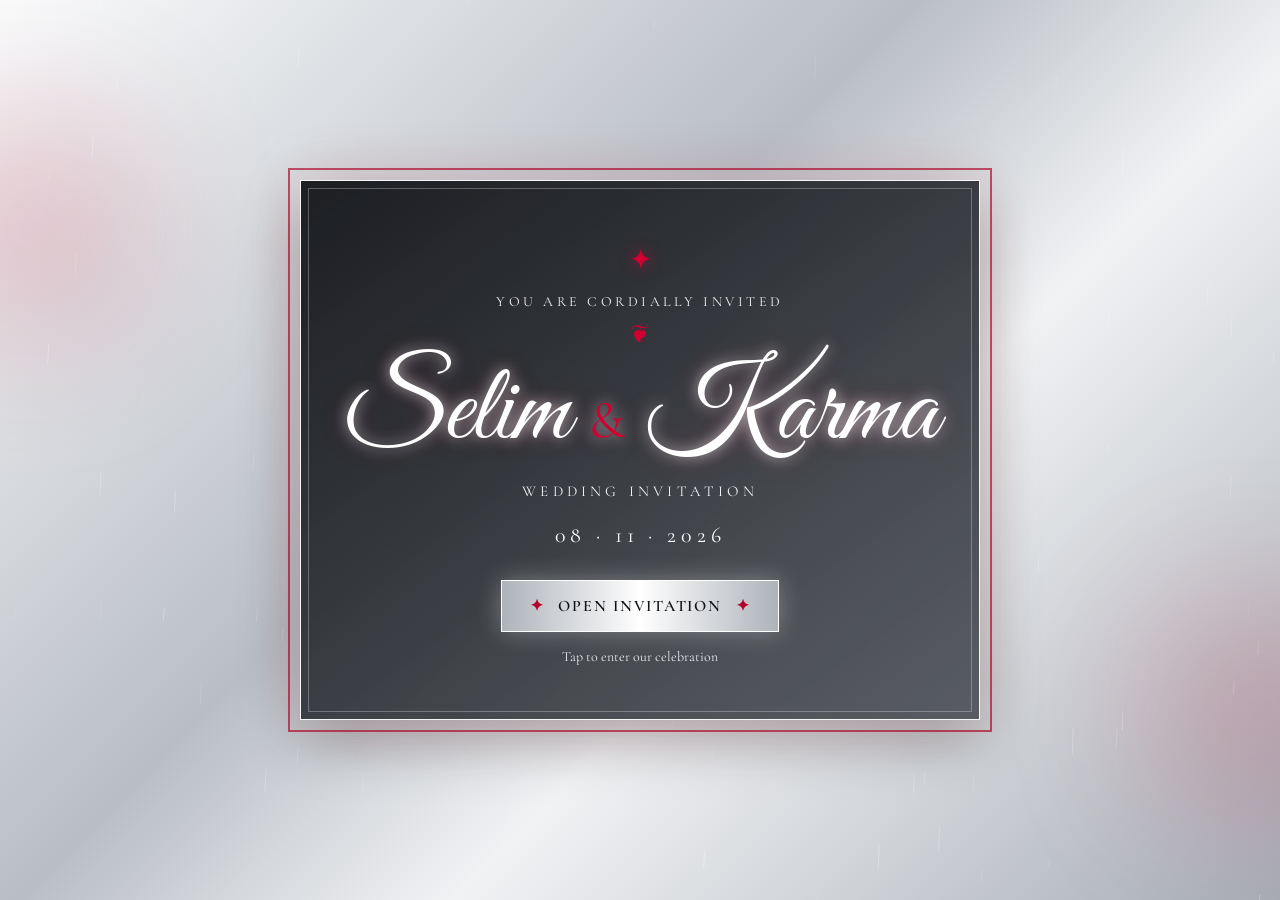
<file: index.html>
<!doctype html><html lang="en"><head><meta charset="utf-8"><meta name="viewport" content="width=device-width,initial-scale=1"><meta name="theme-color" content="#070707"><meta name="description" content="Wedding invitation of Selim El Seiofy & Karma Nader"><title>Selim & Karma | Open Invitation</title><link rel="stylesheet" href="style.css"></head><body class="opening-page"><canvas id="glitter"></canvas><div class="red-glow glow-a"></div><div class="red-glow glow-b"></div><div class="petals" id="petals"></div><main class="opening"><div class="silver-frame"><div class="opening-ornament">✦</div><p class="mini">YOU ARE CORDIALLY INVITED</p><div class="rose-line">❦</div><h1>Selim <i>&amp;</i> Karma</h1><p class="opening-sub">WEDDING INVITATION</p><div class="date-line">08 · 11 · 2026</div><a class="open-btn" id="openInvitation" href="invitation.html"><span class="spark">✦</span> OPEN INVITATION <span class="spark">✦</span></a><p class="hint">Tap to enter our celebration</p></div></main><audio id="bgMusic" src="music.mp3" preload="auto" loop></audio><script src="script.js"></script><script>
const c=document.getElementById('glitter');
if(c){const x=c.getContext('2d');let d=[];function rs(){c.width=innerWidth*devicePixelRatio;c.height=innerHeight*devicePixelRatio;x.setTransform(devicePixelRatio,0,0,devicePixelRatio,0,0)}function init(){d=Array.from({length:85},()=>({x:Math.random()*innerWidth,y:Math.random()*innerHeight,l:Math.random()*18+8,v:Math.random()*2.8+1.5,a:Math.random()*.55+.25}))}function rain(){x.clearRect(0,0,innerWidth,innerHeight);d.forEach(p=>{x.strokeStyle=`rgba(255,255,255,${p.a})`;x.lineWidth=1;x.beginPath();x.moveTo(p.x,p.y);x.lineTo(p.x-1,p.y+p.l);x.stroke();p.y+=p.v;if(p.y>innerHeight+20){p.y=-20;p.x=Math.random()*innerWidth}});requestAnimationFrame(rain)}rs();init();rain();addEventListener('resize',()=>{rs();init()})}
</script>
</body></html>
</file>
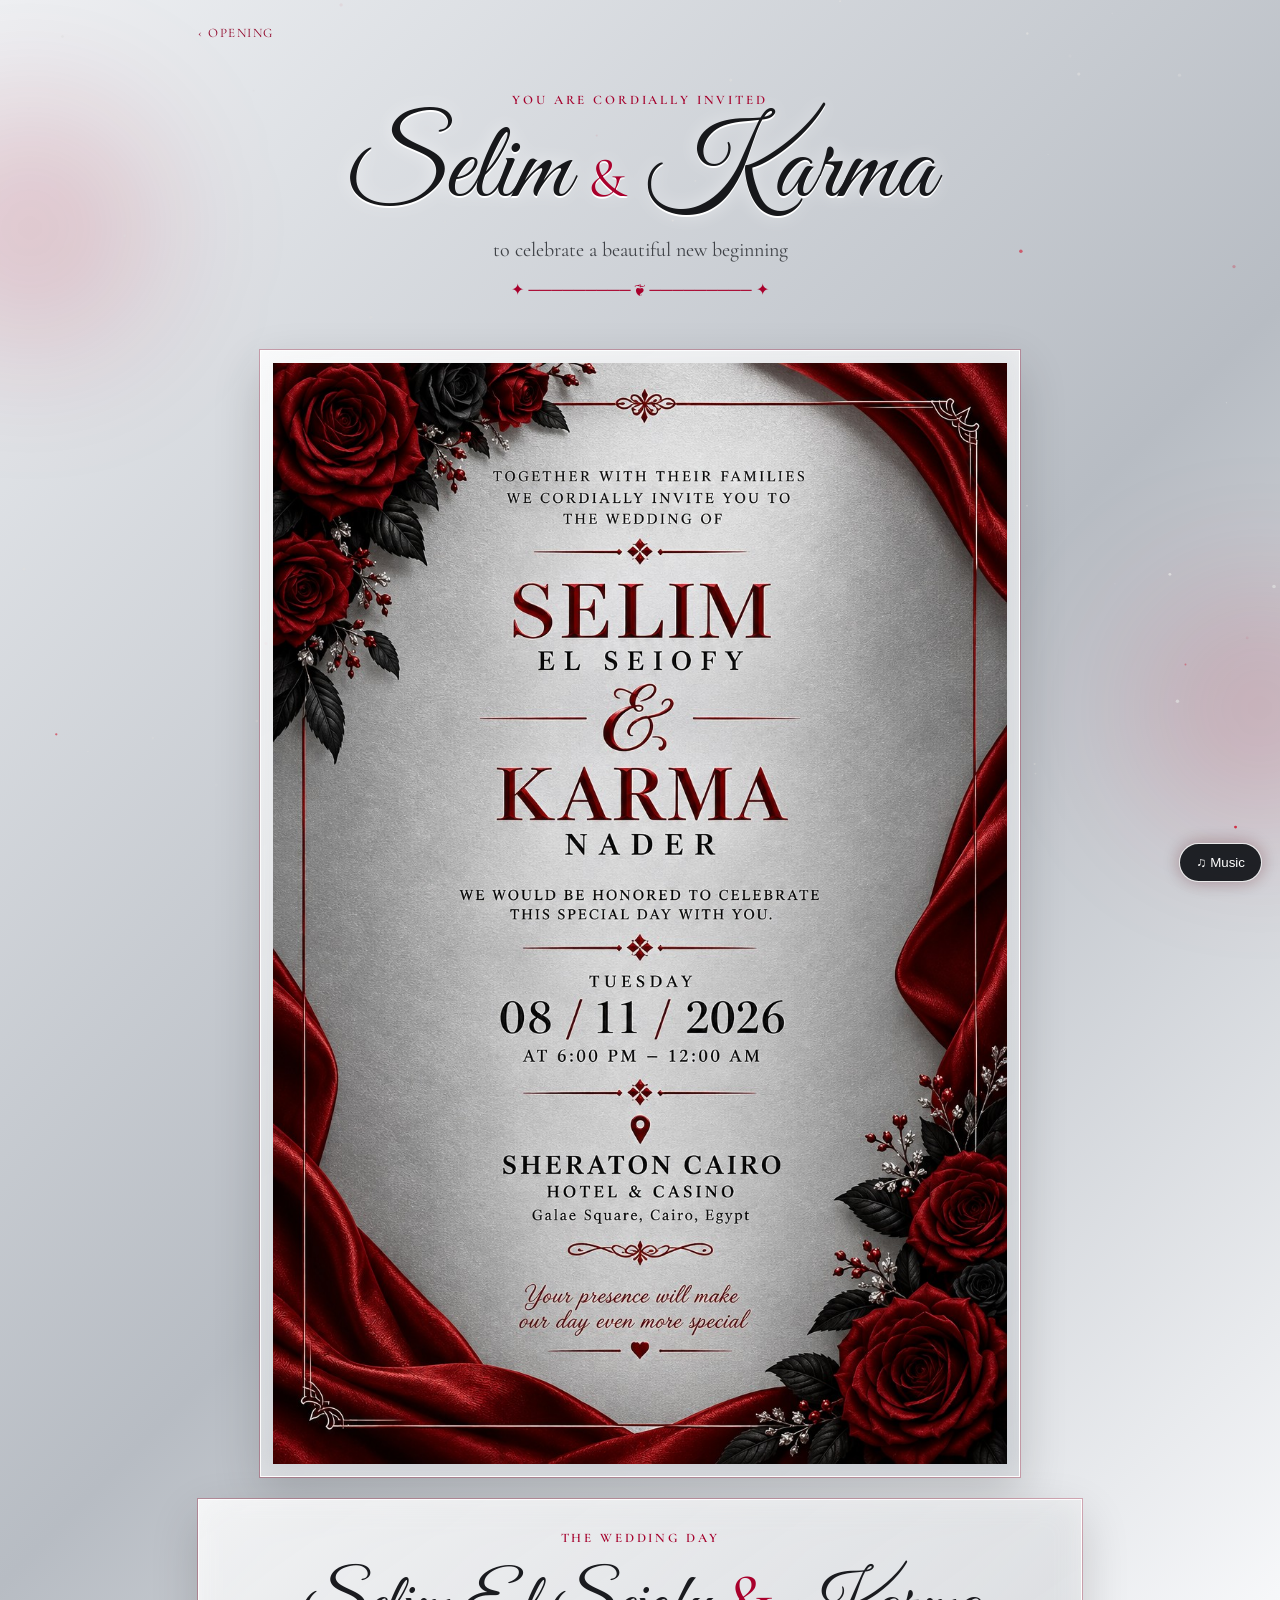
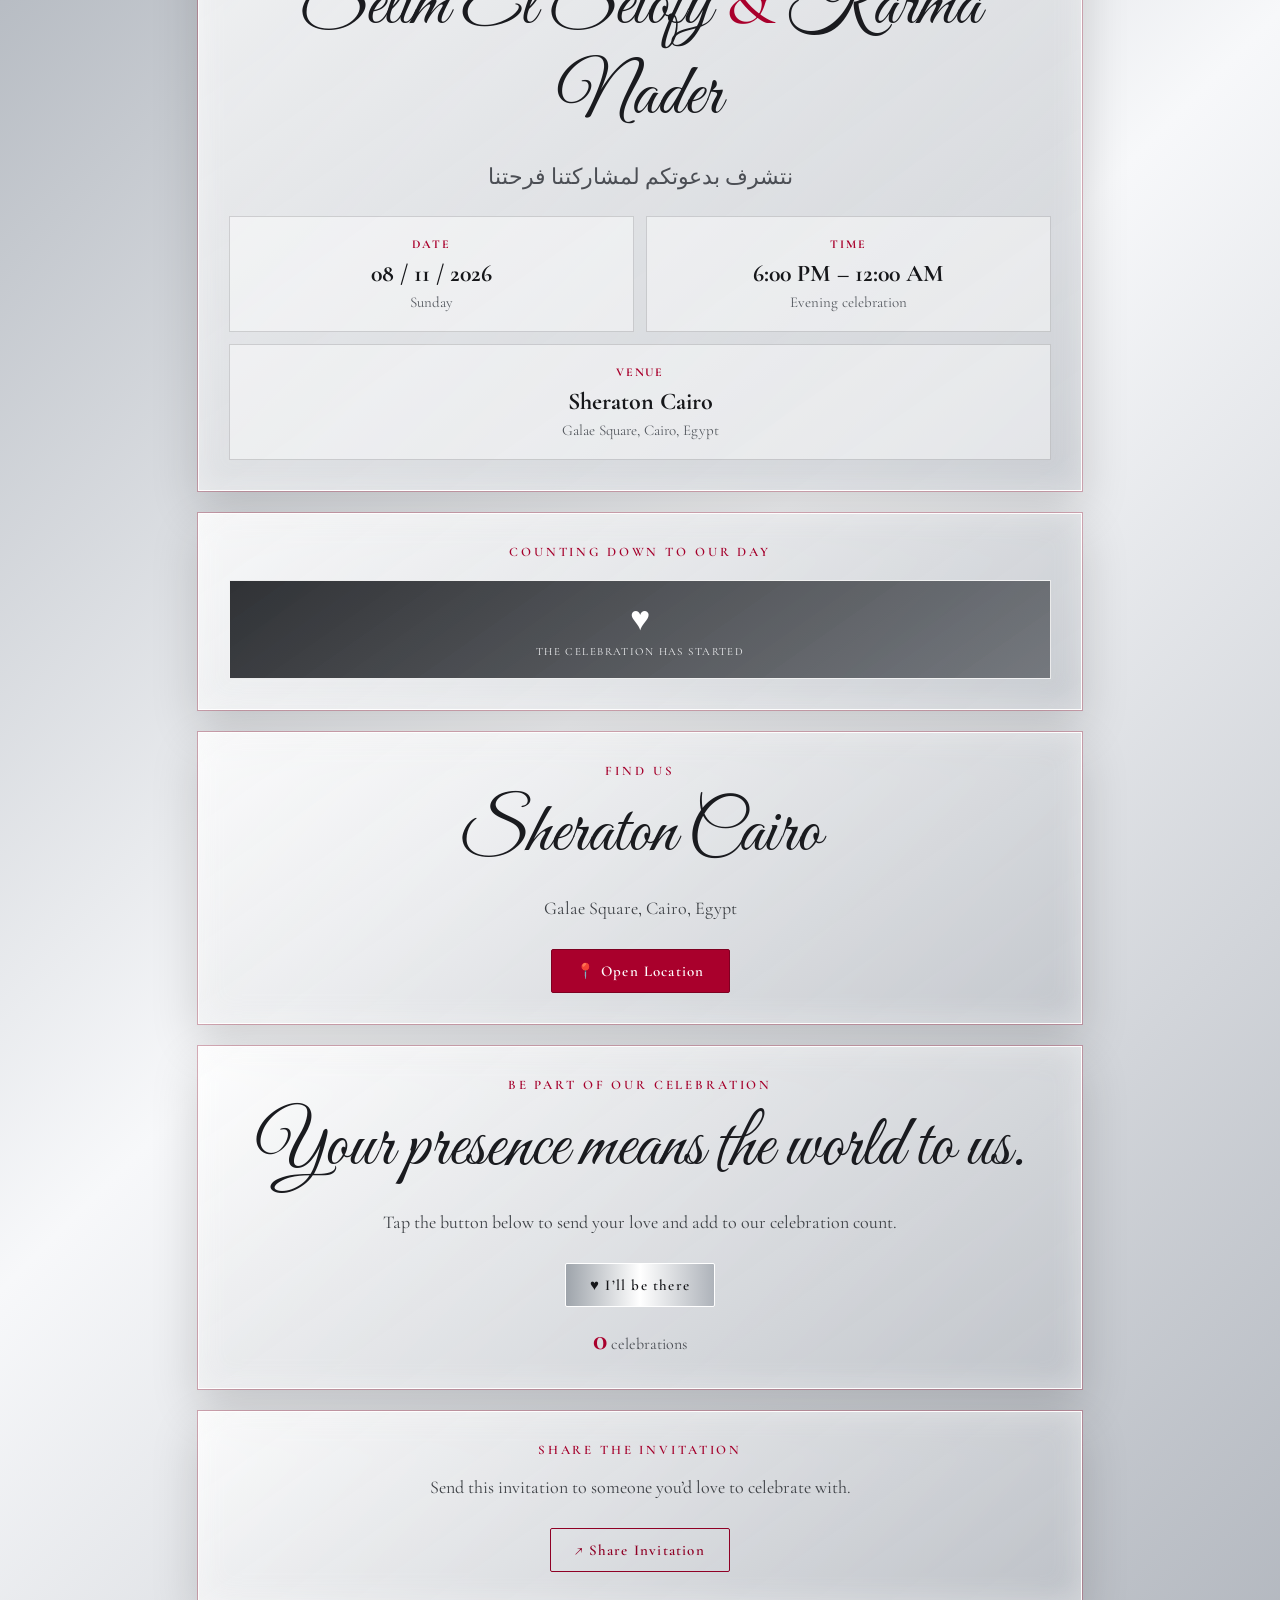
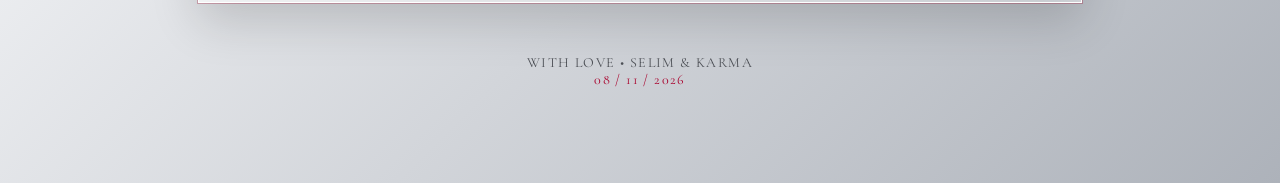
<file: invitation.html>
<!doctype html><html lang="en"><head><meta charset="utf-8"><meta name="viewport" content="width=device-width,initial-scale=1"><meta name="theme-color" content="#070707"><meta name="description" content="Wedding invitation of Selim El Seiofy & Karma Nader"><title>Selim & Karma | Wedding Invitation</title><link rel="stylesheet" href="style.css"></head><body class="invitation-page"><canvas id="glitter"></canvas><div class="glow glow-a"></div><div class="glow glow-b"></div><div class="petals" id="petals"></div><button class="music-toggle" id="musicToggle" aria-label="Play music">♫ <span>Music</span></button><audio id="bgMusic" src="music.mp3" preload="auto" loop></audio><main class="wrap"><div class="back"><a href="index.html">‹ OPENING</a></div><header class="hero reveal"><div class="eyebrow">YOU ARE CORDIALLY INVITED</div><h1>Selim <span>&amp;</span> Karma</h1><p>to celebrate a beautiful new beginning</p><div class="ornament">✦ ───────── ❦ ───────── ✦</div></header><section class="card invite-card reveal"><img class="invite" src="invitation.jpg" alt="Selim and Karma wedding invitation"></section><section class="card details reveal"><div class="section-kicker">THE WEDDING DAY</div><h2>Selim El Seiofy <span>&amp;</span> Karma Nader</h2><p class="arabic" dir="rtl">نتشرف بدعوتكم لمشاركتنا فرحتنا</p><div class="detail-grid"><div class="detail"><b>DATE</b><strong>08 / 11 / 2026</strong><small>Sunday</small></div><div class="detail"><b>TIME</b><strong>6:00 PM – 12:00 AM</strong><small>Evening celebration</small></div><div class="detail full"><b>VENUE</b><strong>Sheraton Cairo</strong><small>Galae Square, Cairo, Egypt</small></div></div></section><section class="card countdown-card reveal"><div class="section-kicker">COUNTING DOWN TO OUR DAY</div><div id="countdown" class="countdown"><span>Loading…</span></div></section><section class="card location reveal"><div class="section-kicker">FIND US</div><h2>Sheraton Cairo</h2><p>Galae Square, Cairo, Egypt</p><a class="btn red" href="https://www.google.com/maps/search/?api=1&query=Sheraton+Cairo" target="_blank" rel="noopener">📍 Open Location</a></section><section class="card celebrate reveal"><div class="section-kicker">BE PART OF OUR CELEBRATION</div><h2>Your presence means the world to us.</h2><p>Tap the button below to send your love and add to our celebration count.</p><button class="btn silver" id="celebrate">♥ I’ll be there</button><div class="count"><strong id="total">0</strong> celebrations</div></section><section class="card share reveal"><div class="section-kicker">SHARE THE INVITATION</div><p>Send this invitation to someone you’d love to celebrate with.</p><button class="btn outline" id="share">↗ Share Invitation</button></section><footer>WITH LOVE • SELIM &amp; KARMA<br><span>08 / 11 / 2026</span></footer></main><script src="script.js"></script></body></html>
</file>
<file: style.css>
@import url('https://fonts.googleapis.com/css2?family=Cormorant+Garamond:wght@400;500;600;700&family=Great+Vibes&display=swap');

*{box-sizing:border-box}
html{scroll-behavior:smooth}
body{margin:0;min-height:100vh;overflow-x:hidden;text-align:center;color:#17181b;font-family:'Cormorant Garamond',Georgia,serif;background:linear-gradient(135deg,#f7f8fa 0%,#c5c9cf 38%,#eceef1 58%,#aeb3ba 100%)}
body:before{content:'';position:fixed;inset:0;pointer-events:none;z-index:0;opacity:.35;background-image:radial-gradient(rgba(255,255,255,.95) .6px,transparent .7px);background-size:8px 8px}
#glitter{position:fixed;inset:0;width:100%;height:100%;pointer-events:none;z-index:1}
.red-glow,.glow{position:fixed;width:240px;height:240px;border-radius:50%;filter:blur(70px);background:rgba(185,0,35,.16);pointer-events:none;z-index:0}.glow-a,.glow-a{left:-90px;top:12%}.glow-b{right:-100px;bottom:8%}

/* OPENING PAGE */
.opening-page{background:linear-gradient(135deg,#fafbfc 0%,#b9bec5 42%,#f1f2f4 62%,#a7adb5 100%)}
.opening{min-height:100vh;display:flex;align-items:center;justify-content:center;padding:28px 18px;position:relative;z-index:2}
.silver-frame{width:min(680px,100%);padding:62px 28px 54px;border:1px solid rgba(255,255,255,.95);outline:2px solid rgba(170,0,35,.65);outline-offset:10px;background:linear-gradient(145deg,rgba(20,22,26,.96),rgba(78,82,88,.92));box-shadow:0 20px 55px rgba(0,0,0,.28),0 0 35px rgba(255,255,255,.45),0 0 55px rgba(170,0,35,.18);position:relative;overflow:hidden}
.silver-frame:before{content:'';position:absolute;inset:7px;border:1px solid rgba(255,255,255,.28);pointer-events:none}
.opening-ornament{font-size:28px;color:#d00032;text-shadow:0 0 15px rgba(208,0,50,.7);position:relative;z-index:2}
.mini{font-size:14px;letter-spacing:.25em;color:#f4f5f7;margin:16px 0 8px;position:relative;z-index:2}
.rose-line{font-size:25px;color:#d00032;margin:4px 0 10px;position:relative;z-index:2}
.opening h1{margin:0;font-family:'Great Vibes',cursive;font-weight:400;font-size:clamp(68px,14vw,110px);line-height:1;color:#fff;text-shadow:0 0 14px rgba(255,255,255,.65),0 0 28px rgba(208,0,50,.25);position:relative;z-index:2}
.opening h1 i{font-family:'Cormorant Garamond',serif;font-style:normal;font-size:.48em;color:#d00032;vertical-align:middle}
.opening-sub{margin:14px 0 22px;color:#f1f3f5;letter-spacing:.28em;font-size:15px;position:relative;z-index:2}
.date-line{font-size:22px;letter-spacing:.22em;color:#fff;position:relative;z-index:2}
.open-btn{display:inline-flex;align-items:center;justify-content:center;gap:14px;margin-top:32px;padding:15px 28px;min-width:250px;border:1px solid #fff;background:linear-gradient(90deg,#aeb3ba,#fff,#aeb3ba);color:#111317;text-decoration:none;font:600 16px 'Cormorant Garamond',serif;letter-spacing:.11em;box-shadow:0 0 25px rgba(255,255,255,.3);transition:.25s;position:relative;z-index:2}
.open-btn:hover{transform:translateY(-3px);box-shadow:0 0 35px rgba(208,0,50,.28)}
.spark{color:#b40028}.hint{margin:16px 0 0;color:#e9ebee;font-size:14px;position:relative;z-index:2}

/* INVITATION PAGE */
.invitation-page{background:linear-gradient(135deg,#eef0f3 0%,#b7bcc3 34%,#f7f8fa 62%,#adb2ba 100%)}
.wrap{width:min(920px,100%);margin:auto;padding:18px 18px 70px;position:relative;z-index:2}
.back{text-align:left;margin:4px 0 8px}.back a{color:#8f0025;text-decoration:none;letter-spacing:.12em;font-size:13px}
.hero{padding:42px 12px 28px}.eyebrow,.section-kicker{letter-spacing:.22em;font-size:13px;color:#a5002c;font-weight:600}.hero h1{margin:10px 0 2px;font-family:'Great Vibes',cursive;font-weight:400;font-size:clamp(68px,12vw,108px);line-height:1;color:#17181b;text-shadow:0 2px 0 #fff,0 0 18px rgba(255,255,255,.65)}.hero h1 span{color:#a9002c;font-family:'Cormorant Garamond',serif;font-size:.52em}.hero p{font-size:20px;margin:12px 0;color:#3f4247}.ornament{color:#a9002c;margin-top:18px}
.card{margin:22px auto;padding:30px;border:1px solid rgba(255,255,255,.95);outline:1px solid rgba(156,0,38,.28);background:linear-gradient(145deg,rgba(255,255,255,.78),rgba(188,192,198,.72));box-shadow:0 18px 45px rgba(0,0,0,.16),inset 0 0 30px rgba(255,255,255,.4);backdrop-filter:blur(7px)}
.invite-card{max-width:760px;padding:12px}.invite{display:block;width:100%;height:auto}
.details h2,.location h2,.celebrate h2{font-family:'Great Vibes',cursive;font-weight:400;font-size:clamp(45px,8vw,72px);margin:10px 0;color:#1a1b1f}.details h2 span{color:#a9002c;font-family:'Cormorant Garamond',serif}.arabic{font-size:22px;color:#4b4e54}.detail-grid{display:grid;grid-template-columns:repeat(2,1fr);gap:12px;margin-top:26px}.detail{padding:20px 12px;border:1px solid rgba(40,42,46,.18);background:rgba(255,255,255,.45)}.detail.full{grid-column:1/-1}.detail b{display:block;color:#a9002c;letter-spacing:.16em;font-size:12px;margin-bottom:8px}.detail strong{display:block;font-size:24px;color:#16171a}.detail small{display:block;margin-top:5px;color:#565a60;font-size:15px}
.countdown{display:grid;grid-template-columns:repeat(4,1fr);gap:12px;margin-top:20px}.unit{padding:18px 8px;border:1px solid rgba(255,255,255,.9);background:linear-gradient(145deg,rgba(20,22,26,.88),rgba(92,96,102,.78));color:#fff}.unit strong{display:block;font-size:34px;font-weight:500}.unit span{font-size:11px;letter-spacing:.13em;color:#f0f1f3}.location p,.celebrate p,.share p{font-size:18px;color:#3d4045}.btn{display:inline-block;margin-top:12px;padding:12px 24px;border-radius:2px;text-decoration:none;font:600 15px 'Cormorant Garamond',serif;letter-spacing:.08em;cursor:pointer}.btn.red{background:#a9002c;color:#fff;border:1px solid #7e0021}.btn.silver{background:linear-gradient(90deg,#9ea4ab,#fff,#aeb3ba);color:#16171a;border:1px solid #fff}.btn.outline{background:transparent;color:#8f0025;border:1px solid #8f0025}.count{margin-top:14px;color:#4b4e54}.count strong{font-size:30px;color:#a9002c}.share{margin-bottom:26px}footer{padding:25px;color:#4d5056;letter-spacing:.1em;font-size:14px}footer span{color:#a9002c}
.reveal{opacity:1;transform:none}.music-toggle{position:fixed;right:18px;bottom:18px;z-index:20;border:1px solid rgba(255,255,255,.9);border-radius:999px;padding:11px 16px;background:rgba(20,22,26,.94);color:#fff;box-shadow:0 0 18px rgba(0,0,0,.2),0 0 18px rgba(208,0,50,.14);cursor:pointer}.music-toggle.playing{animation:musicPulse 1.6s ease-in-out infinite}.petal{position:fixed;color:#a9002c;opacity:.7;font-size:28px;pointer-events:none;z-index:4}.petal.silver{color:#fff}
@keyframes musicPulse{0%,100%{transform:scale(1)}50%{transform:scale(1.05)}}
@media(max-width:650px){.silver-frame{padding:52px 18px 45px}.opening h1{font-size:clamp(62px,18vw,90px)}.card{padding:22px 16px}.detail-grid{grid-template-columns:1fr}.detail.full{grid-column:auto}.countdown{grid-template-columns:repeat(2,1fr)}.hero{padding-top:32px}.hero h1{font-size:clamp(62px,18vw,88px)}}
</file>
